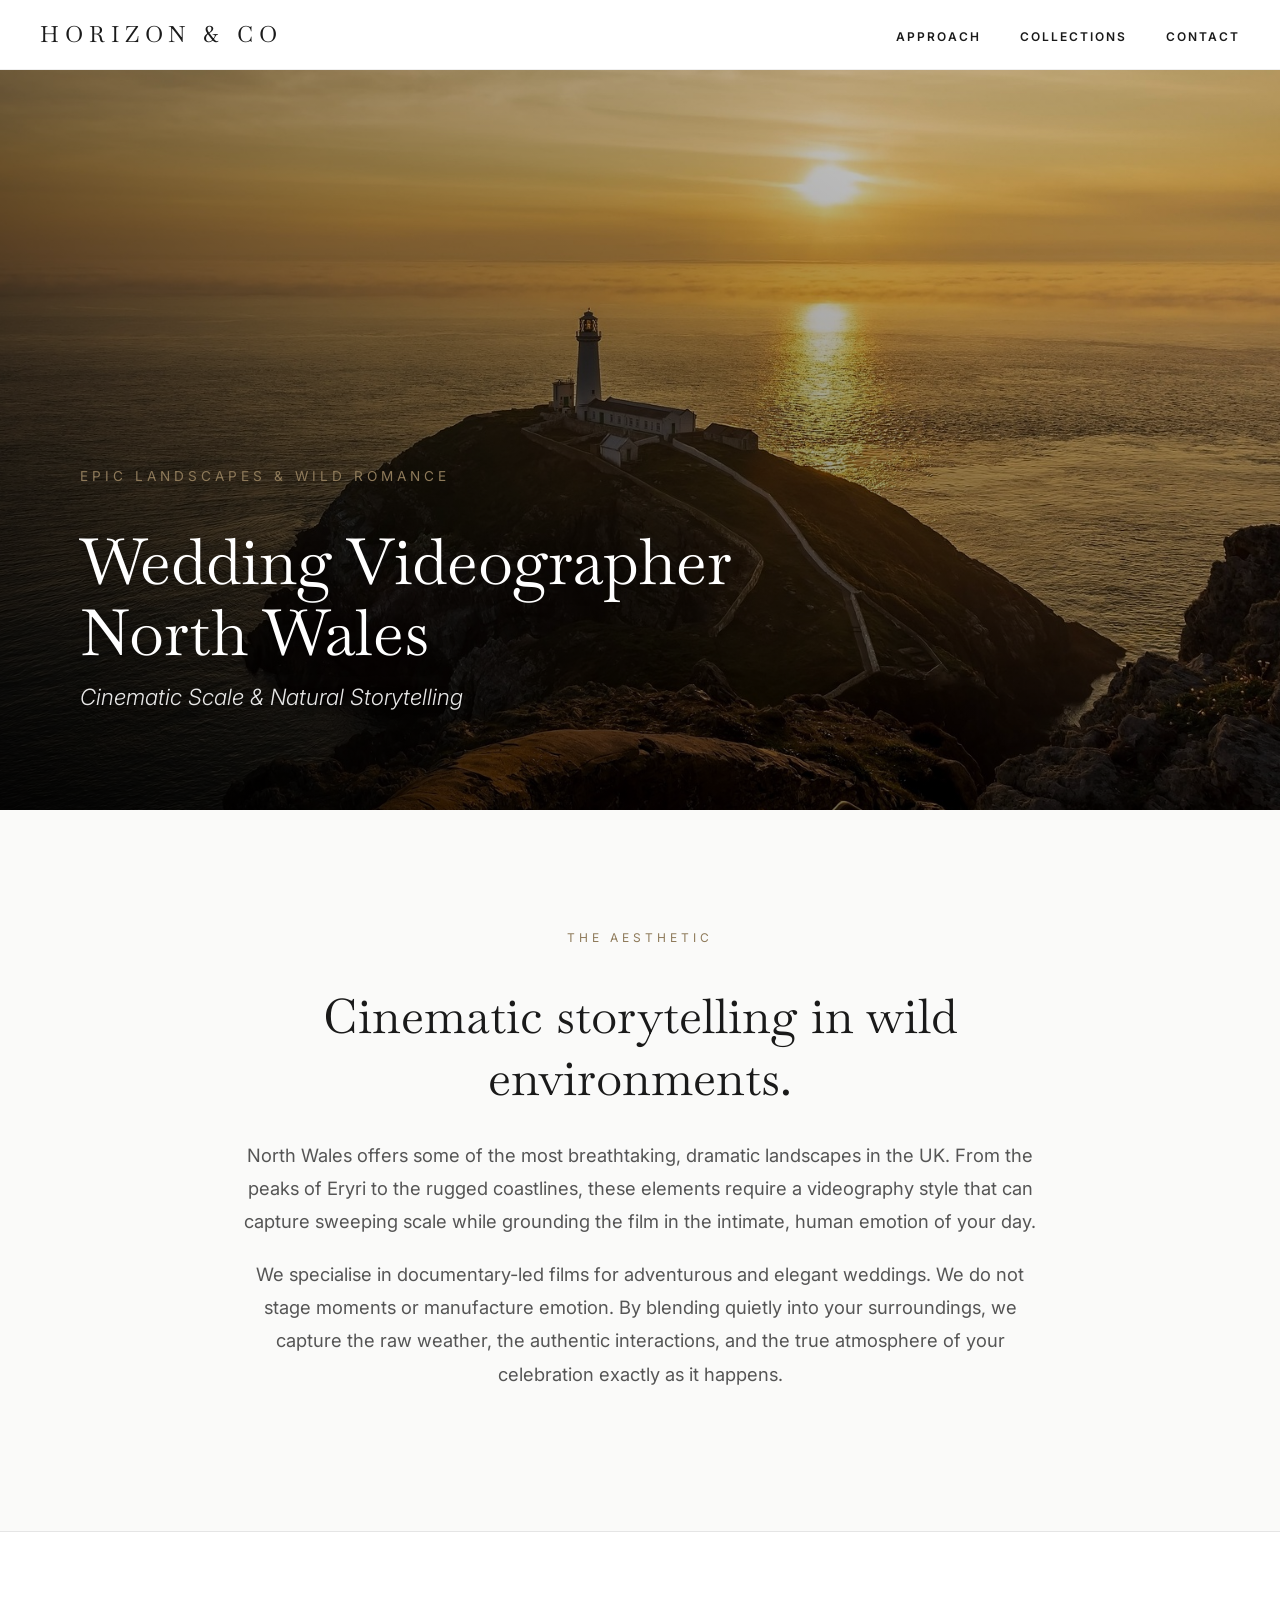
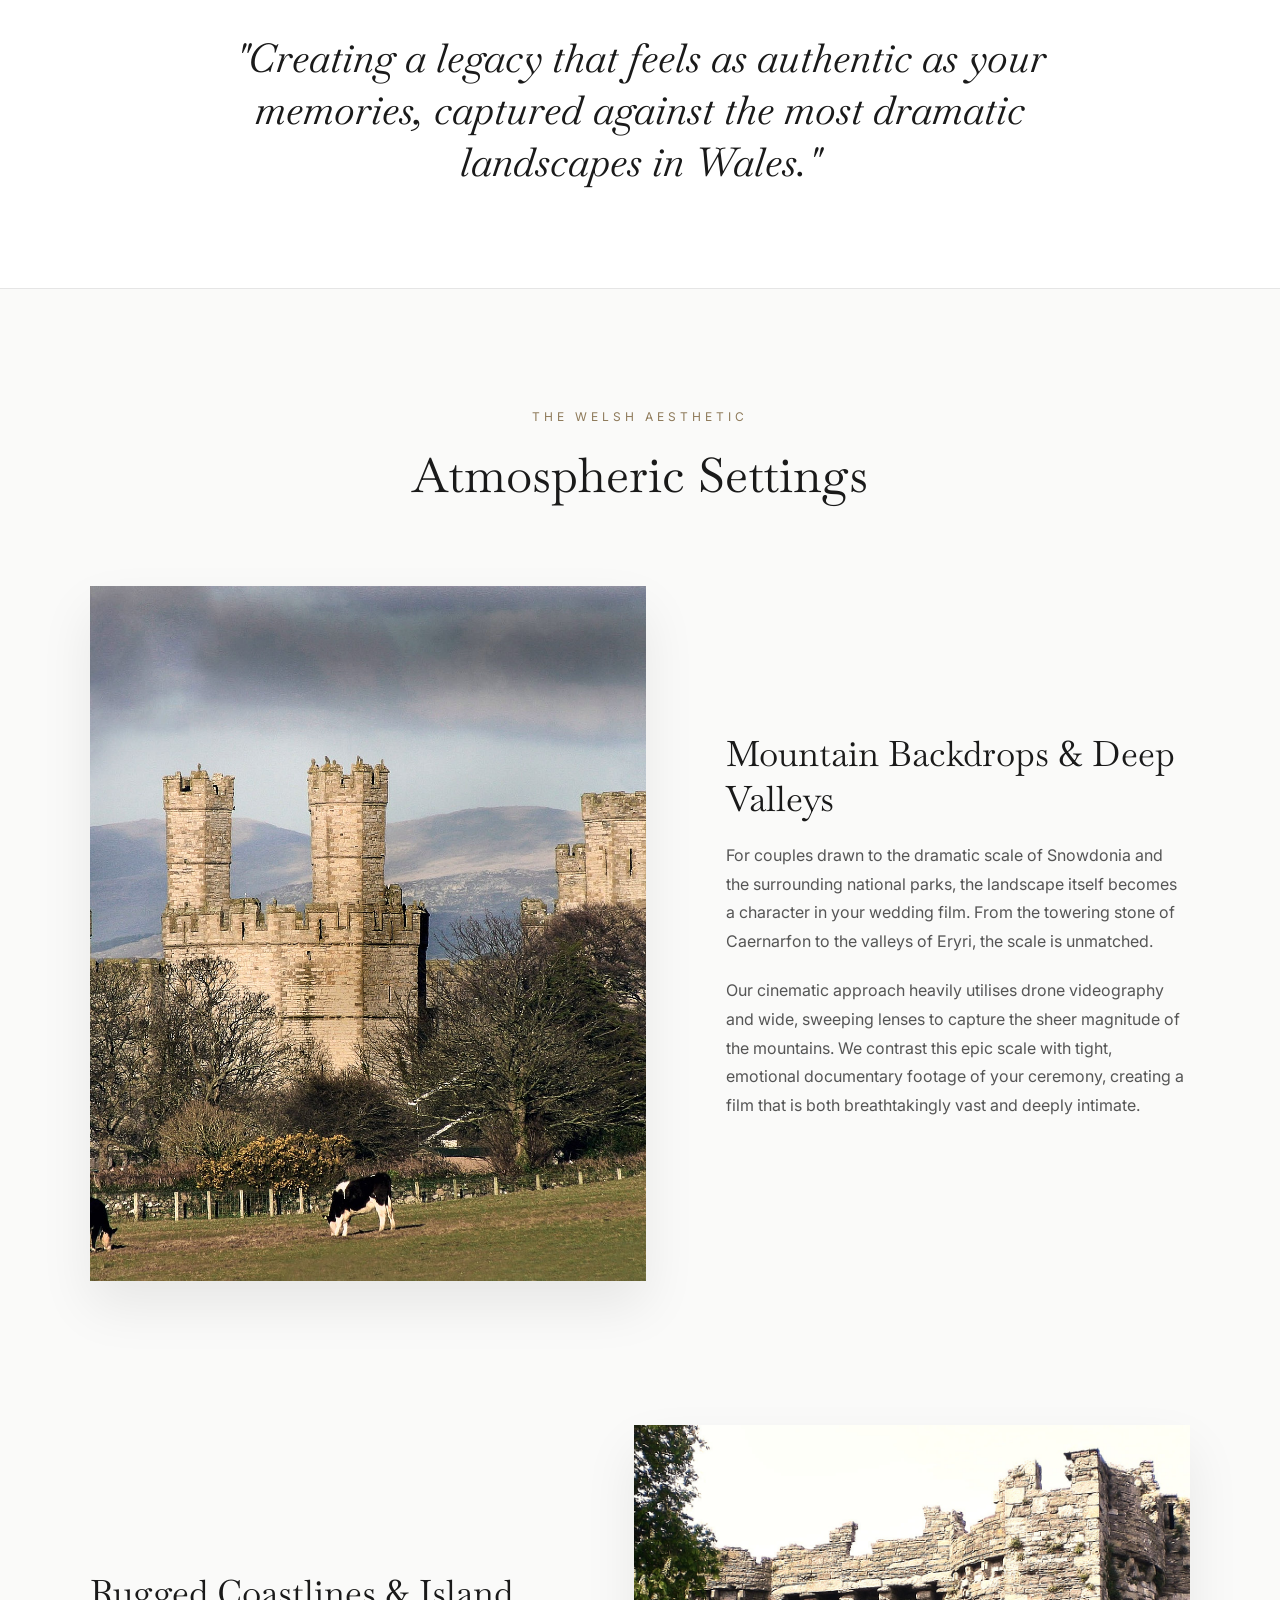
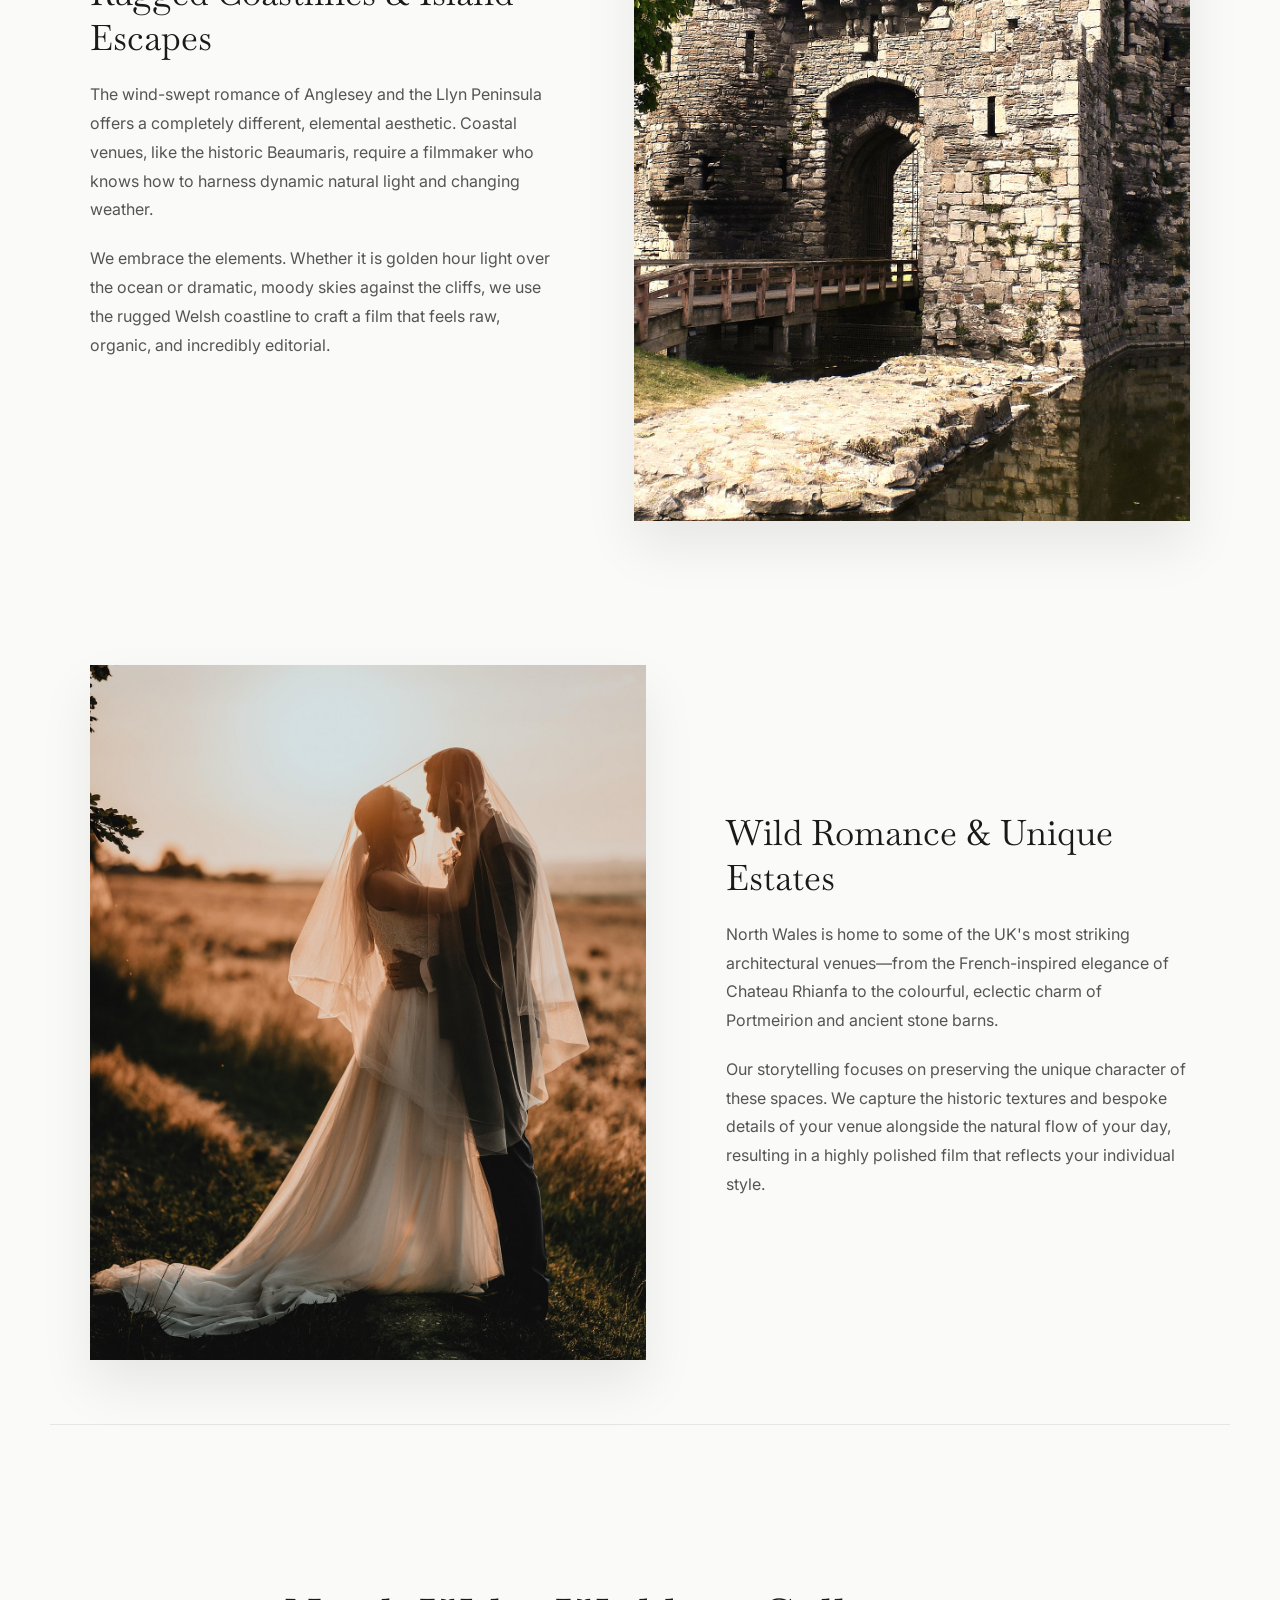
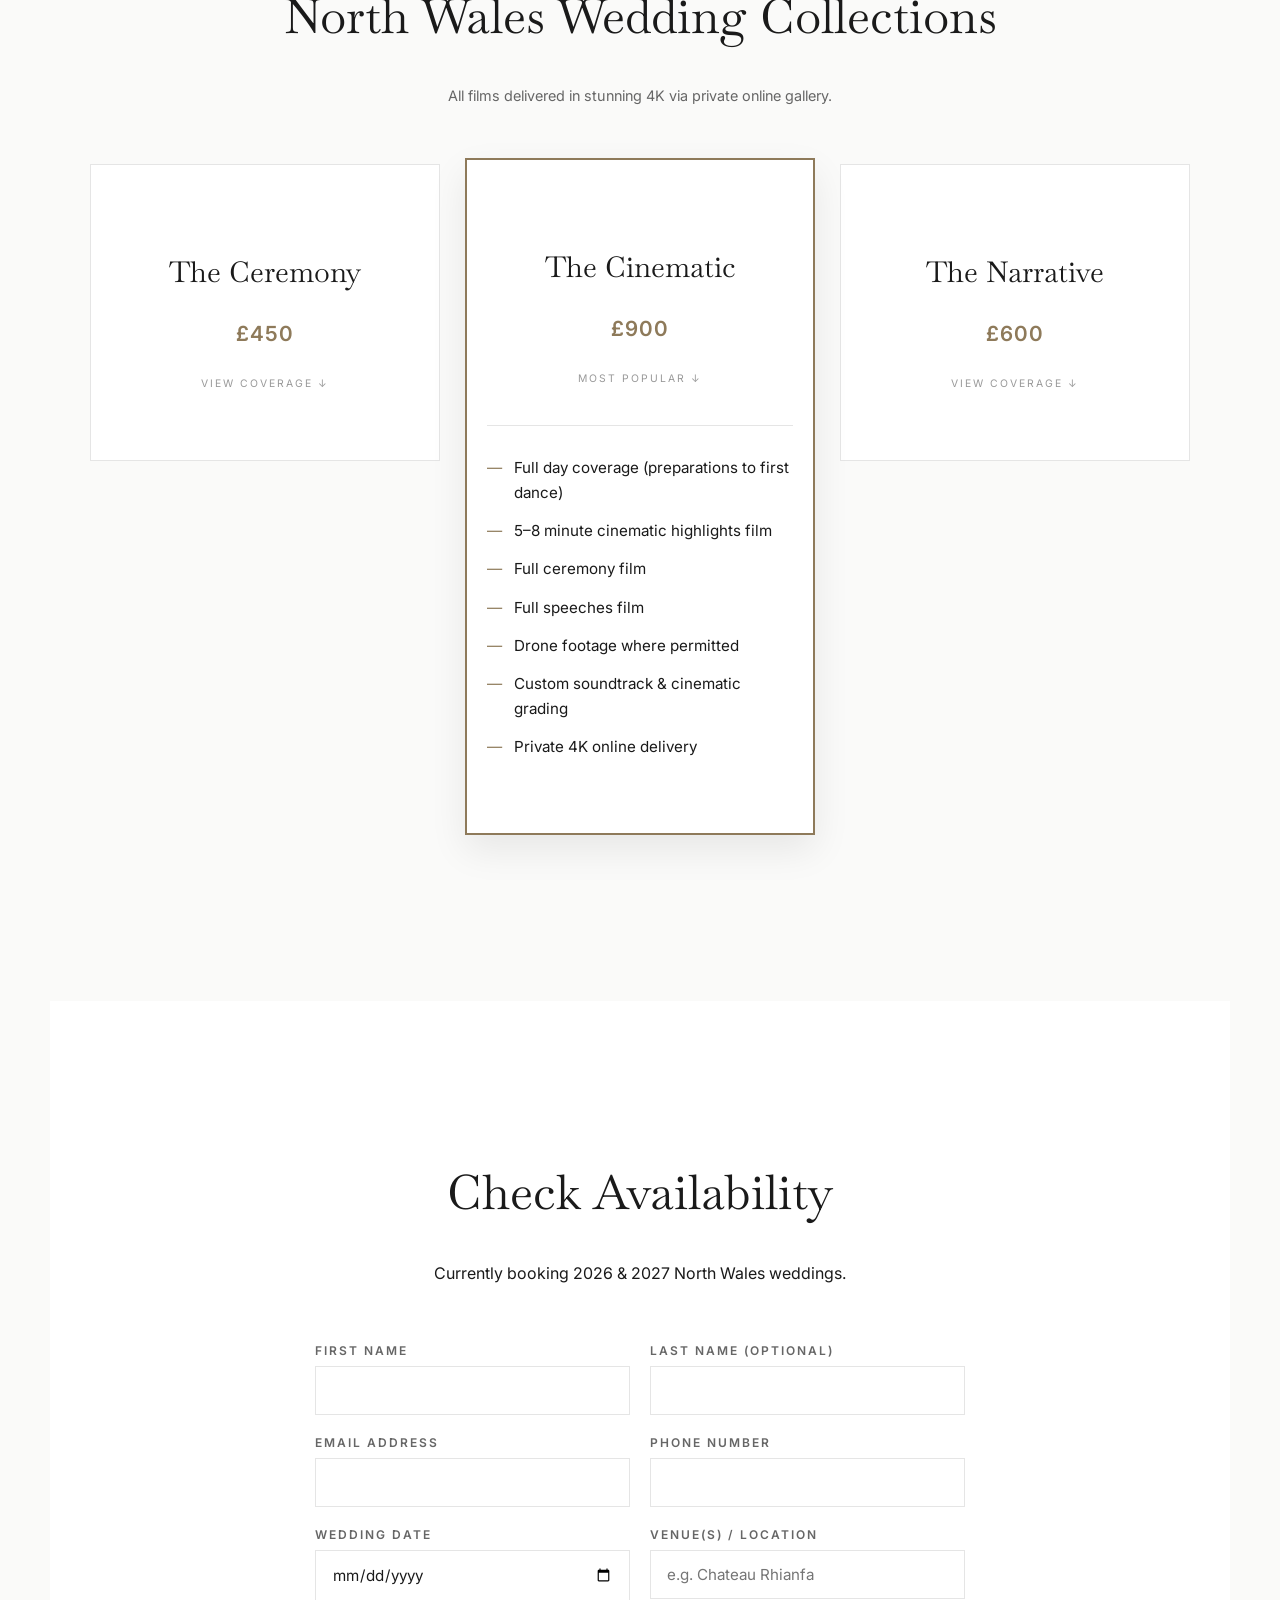
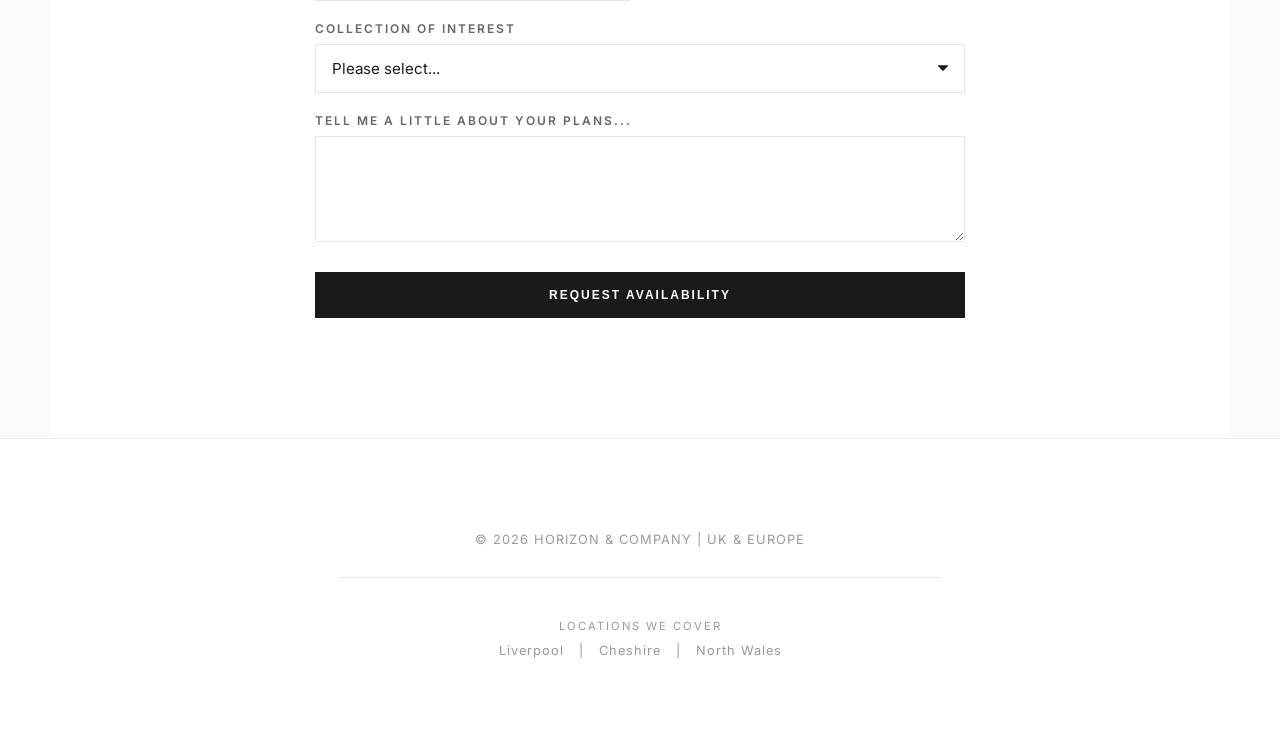
<file: northwales.html>
<!DOCTYPE html>
<html lang="en">
<head>

<meta charset="UTF-8">
<meta name="viewport" content="width=device-width, initial-scale=1.0">

<title>Wedding Videographer North Wales | Epic Landscape Wedding Films | Horizon & Co</title>

<meta name="description" content="Premium wedding videographer in North Wales. Cinematic, documentary-led wedding films by Horizon & Co. Capturing epic landscapes, rugged coastlines, and historic Welsh venues.">

<meta name="robots" content="index, follow">

<link rel="icon" type="image/png" href="/favicon32.png">

<script type="application/ld+json">
{
 "@context": "https://schema.org",
 "@type": "Organization",
 "name": "Horizon & Co",
 "url": "https://horizonandco.com",
 "logo": "https://horizonandco.com/favicon512.png"
}
</script>

<script async src="https://www.googletagmanager.com/gtag/js?id=G-QGP4YXX982"></script>
<script>
window.dataLayer = window.dataLayer || [];
function gtag(){dataLayer.push(arguments);}
gtag('js', new Date());
gtag('config', 'G-QGP4YXX982');
</script>

<link href="https://fonts.googleapis.com/css2?family=Baskervville:ital@0;1&family=Inter:wght@300;400;600&display=swap" rel="stylesheet">

<style>
:root {
  --gold: #8E7A5A;
  --charcoal: #1a1a1a;
  --light-grey: #fafaf9;
  --border: #e5e5e5;
}

body {
  margin: 0;
  font-family: 'Inter', sans-serif;
  background: var(--light-grey);
  color: var(--charcoal);
  scroll-behavior: smooth;
  -webkit-font-smoothing: antialiased;
}

/* NAV */
nav {
  position: fixed;
  top: 0;
  width: 100%;
  background: white;
  border-bottom: 1px solid #eee;
  z-index: 1000;
  padding: 20px 0;
}

.nav-container {
  max-width: 1200px;
  margin: auto;
  display: flex;
  justify-content: space-between;
  align-items: center;
  padding: 0 40px;
}

.nav-logo {
  font-family: 'Baskervville', serif;
  font-size: 1.4rem;
  text-decoration: none;
  color: var(--charcoal);
  letter-spacing: 6px;
  text-transform: uppercase;
}

.menu a {
  text-decoration: none;
  color: var(--charcoal);
  margin-left: 35px;
  font-size: .75rem;
  letter-spacing: 2px;
  text-transform: uppercase;
  font-weight: 600;
}

/* EDITORIAL STATIC HERO */
.hero-static {
  position: relative;
  height: 90vh;
  display: flex;
  align-items: flex-end; 
  justify-content: flex-start;
  text-align: left;
  color: white;
  background-image: url('images/north-wales-wedding-videographer-anglesey.jpg'); 
  background-size: cover;
  background-position: center;
  background-attachment: fixed;
}

.hero-overlay {
  position: absolute;
  top: 0;
  left: 0;
  width: 100%;
  height: 100%;
  background: linear-gradient(to top right, rgba(0,0,0,0.85) 0%, rgba(0,0,0,0.4) 50%, rgba(0,0,0,0.1) 100%);
  z-index: 1;
}

.hero-content {
  position: relative;
  z-index: 2;
  max-width: 800px;
  padding: 0 40px 100px 80px;
  animation: fadeIn 1.2s ease forwards;
}

.hero-content h1 {
  font-family: 'Baskervville', serif;
  font-size: 4rem;
  margin-bottom: 10px;
  line-height: 1.1;
  font-weight: 400;
  text-shadow: 0 4px 15px rgba(0,0,0,0.6);
}

.hero-subtitle {
  font-size: 1.4rem;
  display: block;
  margin-top: 15px;
  font-style: italic;
  opacity: .9;
  font-weight: 300;
  text-shadow: 0 2px 10px rgba(0,0,0,0.6);
}

/* TYPOGRAPHY & SPACING */
section {
  padding: 120px 40px;
  max-width: 1100px;
  margin: auto;
}

.eyebrow {
  display: block;
  text-transform: uppercase;
  letter-spacing: 4px;
  font-size: .75rem;
  color: var(--gold);
  margin-bottom: 20px;
}

/* MANIFESTO / INTRO */
.manifesto {
  text-align: center;
  max-width: 800px;
  margin: 0 auto;
}

.manifesto h2 {
  font-family: 'Baskervville', serif;
  font-size: 3rem;
  font-weight: 400;
  margin-bottom: 30px;
  color: var(--charcoal);
}

.manifesto p {
  font-size: 1.15rem;
  line-height: 1.8;
  color: #555;
  margin-bottom: 20px;
}

/* PULL QUOTE DIVIDER */
.pull-quote-section {
  background: white;
  padding: 100px 40px;
  text-align: center;
  border-top: 1px solid var(--border);
  border-bottom: 1px solid var(--border);
}

.pull-quote {
  max-width: 900px;
  margin: auto;
  font-family: 'Baskervville', serif;
  font-size: 2.5rem;
  font-style: italic;
  line-height: 1.3;
  color: var(--charcoal);
}

/* ASYMMETRICAL EDITORIAL ROWS */
.editorial-row {
  display: flex;
  align-items: center;
  gap: 80px;
  margin-bottom: 140px;
}

.editorial-row:last-child {
  margin-bottom: 0;
}

.editorial-row.reverse {
  flex-direction: row-reverse;
}

.editorial-image {
  flex: 1.2;
  position: relative;
}

.editorial-image img {
  width: 100%;
  height: auto;
  aspect-ratio: 4/5;
  object-fit: cover;
  box-shadow: 0 25px 50px rgba(0,0,0,0.08);
}

.editorial-text {
  flex: 1;
}

.editorial-text h3 {
  font-family: 'Baskervville', serif;
  font-size: 2.2rem;
  font-weight: 400;
  margin: 0 0 20px 0;
}

.editorial-text p {
  font-size: 1rem;
  line-height: 1.8;
  color: #555;
  margin-bottom: 20px;
}

/* COLLECTIONS */
.packages { display:grid; grid-template-columns:repeat(3,1fr); gap:25px; margin-bottom:40px; align-items:start; }
.card { background:white; padding:60px 20px; border:1px solid var(--border); text-align:center; cursor:pointer; transition:all .35s ease; display:flex; flex-direction:column; }
.card:hover { transform:translateY(-6px); box-shadow:0 15px 35px rgba(0,0,0,.05); border-color:var(--gold); }
.card.active { border:2px solid var(--gold); transform:translateY(-6px); box-shadow:0 15px 35px rgba(0,0,0,.08); }
.card h3 { font-family:'Baskervville',serif; font-size:1.8rem; margin-bottom:10px; font-weight:400; }
.price { color:var(--gold); font-weight:600; font-size:1.3rem; letter-spacing:1px; }
.expand-hint { font-size:.65rem; letter-spacing:2px; text-transform:uppercase; color:#999; margin-top:10px; }
.card-details { text-align:left; margin-top:30px; padding-top:30px; border-top:1px solid var(--border); display:none; animation:fadeIn .4s ease; }
.card.active .card-details { display:block; }
.card-details ul { list-style:none; padding:0; margin:0; }
.card-details li { font-size:.95rem; line-height:1.6; display:flex; margin-bottom:14px; }
.card-details li::before { content:"—"; color:var(--gold); margin-right:12px; }

@keyframes fadeIn { from{opacity:0;transform:translateY(10px);} to{opacity:1;transform:translateY(0);} }

/* CUSTOM FORM STYLING */
.custom-form-container { max-width: 650px; margin: 0 auto; text-align: left; }
.form-row { display: flex; gap: 20px; margin-bottom: 20px; }
.form-group { flex: 1; display: flex; flex-direction: column; margin-bottom: 20px; }
.form-row .form-group { margin-bottom: 0; }
label { font-size: 0.75rem; text-transform: uppercase; letter-spacing: 2px; color: #666; margin-bottom: 8px; font-weight: 600; }
input, textarea, select { width: 100%; padding: 14px 16px; border: 1px solid var(--border); background: white; font-family: 'Inter', sans-serif; font-size: 0.95rem; color: var(--charcoal); box-sizing: border-box; transition: border-color 0.3s ease; }
select { appearance: none; background-image: url("data:image/svg+xml;charset=US-ASCII,%3Csvg%20xmlns%3D%22http%3A%2F%2Fwww.w3.org%2F2000%2Fsvg%22%20width%3D%22292.4%22%20height%3D%22292.4%22%3E%3Cpath%20fill%3D%22%231a1a1a%22%20d%3D%22M287%2069.4a17.6%2017.6%200%200%200-13-5.4H18.4c-5%200-9.3%201.8-12.9%205.4A17.6%2017.6%200%200%200%200%2082.2c0%205%201.8%209.3%205.4%2012.9l128%20127.9c3.6%203.6%207.8%205.4%2012.8%205.4s9.2-1.8%2012.8-5.4L287%2095c3.5-3.5%205.4-7.8%205.4-12.8%200-5-1.9-9.2-5.5-12.8z%22%2F%3E%3C%2Fsvg%3E"); background-repeat: no-repeat; background-position: right 1rem top 50%; background-size: 0.65rem auto; cursor: pointer; }
input:focus, textarea:focus, select:focus { outline: none; border-color: var(--gold); }

.hero-btn { display:inline-block; background:var(--charcoal); color:white; padding:16px 35px; text-decoration:none; font-size:.75rem; letter-spacing:2px; text-transform:uppercase; font-weight:600; transition:.4s; border: none; cursor: pointer; }
.hero-btn:hover { background:var(--gold); color:white; }

footer { text-align:center; padding:80px 40px; border-top:1px solid #eee; background:white; font-size:.8rem; color:#999; letter-spacing:1px; }
.footer-seo-links { margin-top: 30px; padding-top: 30px; border-top: 1px solid var(--border); max-width: 600px; margin-left: auto; margin-right: auto; }
.footer-seo-links a { color: #999; text-decoration: none; margin: 0 10px; transition: color 0.3s; }
.footer-seo-links a:hover { color: var(--gold); }

/* MOBILE */
@media(max-width: 900px) {
  .hero-content { padding: 0 30px 80px 30px; }
  .hero-content h1 { font-size: 3rem; }
  .editorial-row, .editorial-row.reverse { flex-direction: column; gap: 40px; margin-bottom: 80px; }
  .manifesto h2 { font-size: 2.2rem; }
  .pull-quote { font-size: 1.8rem; }
  .packages { grid-template-columns: 1fr; }
  .menu { display: none; }
  .card { padding: 45px 20px; }
  .form-row { flex-direction: column; gap: 20px; }
}
</style>
</head>

<body>

<nav>
<div class="nav-container">
<a href="/" class="nav-logo">Horizon & Co</a>
<div class="menu">
<a href="#approach">Approach</a>
<a href="#collections">Collections</a>
<a href="#contact">Contact</a>
</div>
</div>
</nav>

<div class="hero-static">
<div class="hero-overlay"></div>
<div class="hero-content">
  <span style="letter-spacing:4px; text-transform:uppercase; font-size:.85rem; color: var(--gold); display:block; margin-bottom: 15px;">Epic Landscapes & Wild Romance</span>
  <h1>Wedding Videographer North Wales</h1>
  <span class="hero-subtitle">Cinematic Scale & Natural Storytelling</span>
</div>
</div>

<section id="approach">
<div class="manifesto">
  <span class="eyebrow">The Aesthetic</span>
  <h2>Cinematic storytelling in wild environments.</h2>
  <p>North Wales offers some of the most breathtaking, dramatic landscapes in the UK. From the peaks of Eryri to the rugged coastlines, these elements require a videography style that can capture sweeping scale while grounding the film in the intimate, human emotion of your day.</p>
  <p>We specialise in documentary-led films for adventurous and elegant weddings. We do not stage moments or manufacture emotion. By blending quietly into your surroundings, we capture the raw weather, the authentic interactions, and the true atmosphere of your celebration exactly as it happens.</p>
</div>
</section>

<div class="pull-quote-section">
<p class="pull-quote">"Creating a legacy that feels as authentic as your memories, captured against the most dramatic landscapes in Wales."</p>
</div>

<section style="padding-top: 120px; padding-bottom: 60px;">
<div style="text-align:center;margin-bottom:80px;">
  <span class="eyebrow">The Welsh Aesthetic</span>
  <h2 style="font-family:'Baskervville',serif;font-size:3rem;font-weight:400; margin:0;">Atmospheric Settings</h2>
</div>

<div class="editorial-row">
  <div class="editorial-image">
    <img src="images/caernarfon-castle-wedding-videography.jpg" alt="Epic Mountain Wedding Videography Snowdonia Cinematic">
  </div>
  <div class="editorial-text">
    <h3>Mountain Backdrops & Deep Valleys</h3>
    <p>For couples drawn to the dramatic scale of Snowdonia and the surrounding national parks, the landscape itself becomes a character in your wedding film. From the towering stone of Caernarfon to the valleys of Eryri, the scale is unmatched.</p>
    <p>Our cinematic approach heavily utilises drone videography and wide, sweeping lenses to capture the sheer magnitude of the mountains. We contrast this epic scale with tight, emotional documentary footage of your ceremony, creating a film that is both breathtakingly vast and deeply intimate.</p>
  </div>
</div>

<div class="editorial-row reverse">
  <div class="editorial-image">
    <img src="images/beaumaris-castle-wedding-video-wales.jpg" alt="Rugged Coastal Wedding Videographer Anglesey Wales">
  </div>
  <div class="editorial-text">
    <h3>Rugged Coastlines & Island Escapes</h3>
    <p>The wind-swept romance of Anglesey and the Llyn Peninsula offers a completely different, elemental aesthetic. Coastal venues, like the historic Beaumaris, require a filmmaker who knows how to harness dynamic natural light and changing weather.</p>
    <p>We embrace the elements. Whether it is golden hour light over the ocean or dramatic, moody skies against the cliffs, we use the rugged Welsh coastline to craft a film that feels raw, organic, and incredibly editorial.</p>
  </div>
</div>

<div class="editorial-row">
  <div class="editorial-image">
    <img src="images/north-wales-landscape-wedding-film.jpg" alt="Historic Welsh Venue Wedding Videographer North Wales">
  </div>
  <div class="editorial-text">
    <h3>Wild Romance & Unique Estates</h3>
    <p>North Wales is home to some of the UK's most striking architectural venues—from the French-inspired elegance of Chateau Rhianfa to the colourful, eclectic charm of Portmeirion and ancient stone barns.</p>
    <p>Our storytelling focuses on preserving the unique character of these spaces. We capture the historic textures and bespoke details of your venue alongside the natural flow of your day, resulting in a highly polished film that reflects your individual style.</p>
  </div>
</div>

</section>

<section id="collections" style="background:var(--light-grey); border-top:1px solid var(--border);">
<div style="text-align:center;margin-bottom:60px;">
<h2 style="font-family:'Baskervville',serif;font-size:3rem;font-weight:400;">
North Wales Wedding Collections
</h2>
<p style="color:#666;font-size:.9rem;">
All films delivered in stunning 4K via private online gallery.
</p>
</div>

<div class="packages">
<div class="card" onclick="toggleActive(this)">
<h3>The Ceremony</h3>
<p class="price">£450</p>
<p class="expand-hint">View coverage ↓</p>
<div class="card-details">
<ul>
<li>Full ceremony coverage (arrival to exit)</li>
<li>Multi-camera ceremony film</li>
<li>Professional audio capture</li>
<li>Cinematic colour grading</li>
<li>Private 4K online delivery</li>
</ul>
</div>
</div>

<div id="cinematic-default" class="card active" onclick="toggleActive(this)">
<h3>The Cinematic</h3>
<p class="price">£900</p>
<p class="expand-hint">Most popular ↓</p>
<div class="card-details">
<ul>
<li>Full day coverage (preparations to first dance)</li>
<li>5–8 minute cinematic highlights film</li>
<li>Full ceremony film</li>
<li>Full speeches film</li>
<li>Drone footage where permitted</li>
<li>Custom soundtrack & cinematic grading</li>
<li>Private 4K online delivery</li>
</ul>
</div>
</div>

<div class="card" onclick="toggleActive(this)">
<h3>The Narrative</h3>
<p class="price">£600</p>
<p class="expand-hint">View coverage ↓</p>
<div class="card-details">
<ul>
<li>Full day coverage</li>
<li>5–8 minute cinematic highlights film</li>
<li>Drone footage where permitted</li>
<li>Professional audio capture</li>
<li>Private 4K online delivery</li>
</ul>
</div>
</div>
</div>
</section>

<section id="contact" style="background:#fff;">
<div style="text-align:center;margin-bottom:60px;">
<h2 style="font-family:'Baskervville',serif;font-size:3rem;font-weight:400;">
Check Availability
</h2>
<p style="margin-top:10px;">Currently booking 2026 & 2027 North Wales weddings.</p>
</div>

<div class="custom-form-container">
  <form id="horizon-contact-form">
    <div class="form-row">
      <div class="form-group">
        <label for="firstname">First Name</label>
        <input type="text" id="firstname" name="firstname" required>
      </div>
      <div class="form-group">
        <label for="lastname">Last Name (Optional)</label>
        <input type="text" id="lastname" name="lastname">
      </div>
    </div>
    <div class="form-row">
      <div class="form-group">
        <label for="email">Email Address</label>
        <input type="email" id="email" name="email" required>
      </div>
      <div class="form-group">
        <label for="phone">Phone Number</label>
        <input type="tel" id="phone" name="phone">
      </div>
    </div>
    <div class="form-row">
      <div class="form-group">
        <label for="wedding_date">Wedding Date</label>
        <input type="date" id="wedding_date" name="wedding_date" required>
      </div>
      <div class="form-group">
        <label for="venue">Venue(s) / Location</label>
        <input type="text" id="venue" name="venue" placeholder="e.g. Chateau Rhianfa">
      </div>
    </div>
    <div class="form-group">
      <label for="collection">Collection of Interest</label>
      <select id="collection" name="collection" required>
        <option value="" disabled selected>Please select...</option>
        <option value="The Ceremony">The Ceremony</option>
        <option value="The Narrative">The Narrative</option>
        <option value="The Cinematic">The Cinematic</option>
        <option value="Not Sure Yet">Not Sure Yet</option>
      </select>
    </div>
    <div class="form-group">
      <label for="message">Tell me a little about your plans...</label>
      <textarea id="message" name="message" rows="4" required></textarea>
    </div>
    <button type="submit" id="submit-btn" class="hero-btn" style="width: 100%; margin-top: 10px;">Request Availability</button>
    <div id="form-success" style="display: none; margin-top: 20px; color: var(--gold); font-style: italic; text-align: center;">
      Thank you. Your enquiry has been received and we will be in touch within 24 hours.
    </div>
  </form>
</div>
</section>

<footer>
<p>© 2026 HORIZON & COMPANY | UK & EUROPE</p>
<div class="footer-seo-links">
    <p style="margin-bottom: 10px; text-transform: uppercase; font-size: 0.7rem; letter-spacing: 2px;">Locations We Cover</p>
    <a href="/liverpool.html">Liverpool</a> | 
    <a href="/cheshire.html">Cheshire</a> | 
    <a href="/north-wales.html">North Wales</a>
</div>
</footer>

<script>
function toggleActive(element){
  const cards=document.querySelectorAll(".card");
  cards.forEach(card=>card.classList.remove("active"));
  element.classList.add("active");
}

document.getElementById('horizon-contact-form').addEventListener('submit', function(e) {
  e.preventDefault();
  const submitBtn = document.getElementById('submit-btn');
  submitBtn.innerText = 'Sending...';
  submitBtn.disabled = true;

  const portalId = '147975706';
  const formId = 'a57bfb7d-d14e-4b3f-8128-8b35a508b15b';
  const url = `https://api.hsforms.com/submissions/v3/integration/submit/${portalId}/${formId}`;

  const data = {
    "fields": [
      { "name": "firstname", "value": document.getElementById('firstname').value },
      { "name": "lastname", "value": document.getElementById('lastname').value },
      { "name": "email", "value": document.getElementById('email').value },
      
      // RESTORED FIX: Using your custom property to ensure the phone number maps correctly
      { "name": "phone_from_form", "value": document.getElementById('phone').value },
      
      { "name": "wedding_date", "value": document.getElementById('wedding_date').value },
      { "name": "wedding_venue", "value": document.getElementById('venue').value },
      { "name": "collection_of_interest", "value": document.getElementById('collection').value },
      { "name": "enquiry_stage", "value": "new_enquiry" },
      { "name": "message", "value": document.getElementById('message').value }
    ]
  };

  fetch(url, {
    method: 'POST',
    headers: { 'Content-Type': 'application/json' },
    body: JSON.stringify(data)
  })
  .then(async response => {
    if (response.ok) {
      document.getElementById('horizon-contact-form').reset();
      submitBtn.style.display = 'none';
      document.getElementById('form-success').style.display = 'block';
    } else {
      submitBtn.innerText = 'Request Availability';
      submitBtn.disabled = false;
      alert('Error sending form. Please email hello@horizonandcompany.com directly.');
    }
  })
  .catch(error => {
    submitBtn.innerText = 'Request Availability';
    submitBtn.disabled = false;
    alert('Network error. Please email hello@horizonandcompany.com directly.');
  });
});
</script>

</body>
</html>
</file>
